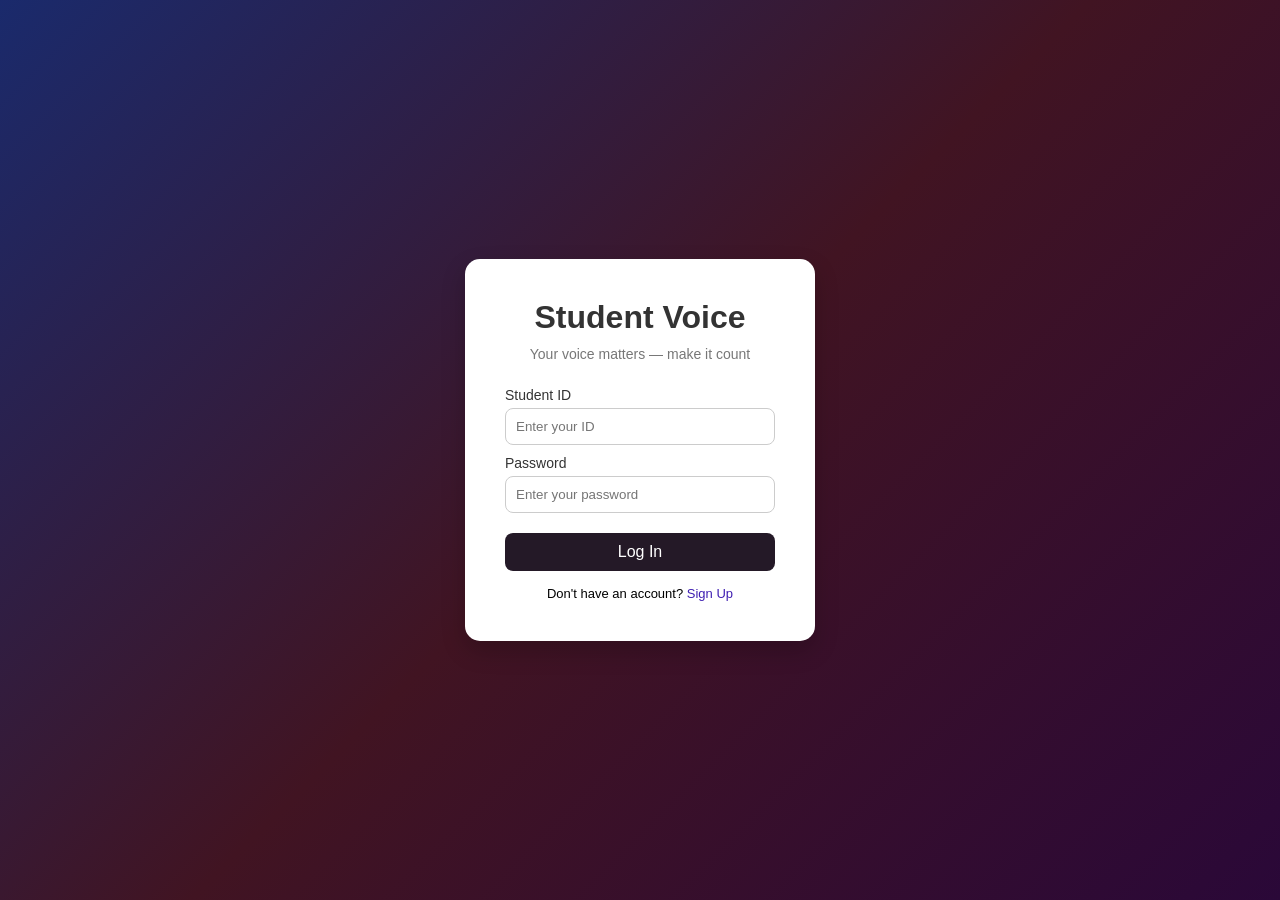
<file: index.html>
<!DOCTYPE html>
<html lang="en">
<head>
    <meta charset="UTF-8">
    <meta name="viewport" content="width=device-width, initial-scale=1.0">
    <title>Student Voice - Login</title>
    <link rel="stylesheet" href="style.css">
</head>
<script>
document.addEventListener("DOMContentLoaded", function() {
    const form = document.querySelector("form");

    form.addEventListener("submit", function(event) {
        event.preventDefault(); 
        const studentId = document.querySelector("input[type='text']").value;
        const password = document.querySelector("input[type='password']").value;
        if (studentId === "" || password === "") {
            alert("Please fill all fields");
        } else {
            alert("Login successful!");
            window.location.href = "vote.html";
        }
    });
});
</script>
<body class="login-page">

    <div class="container">
        <h1>Student Voice</h1>
        <p class="slogan">Your voice matters — make it count</p>

        <form>
            <label>Student ID</label>
            <input type="text" placeholder="Enter your ID" required>

            <label>Password</label>
            <input type="password" placeholder="Enter your password" required>

            <button type="submit">Log In</button>

            <p class="signup-text">
                Don't have an account? <a href="sign.html">Sign Up</a>
            </p>
        </form>
    </div>

</body>
</html>
</file>
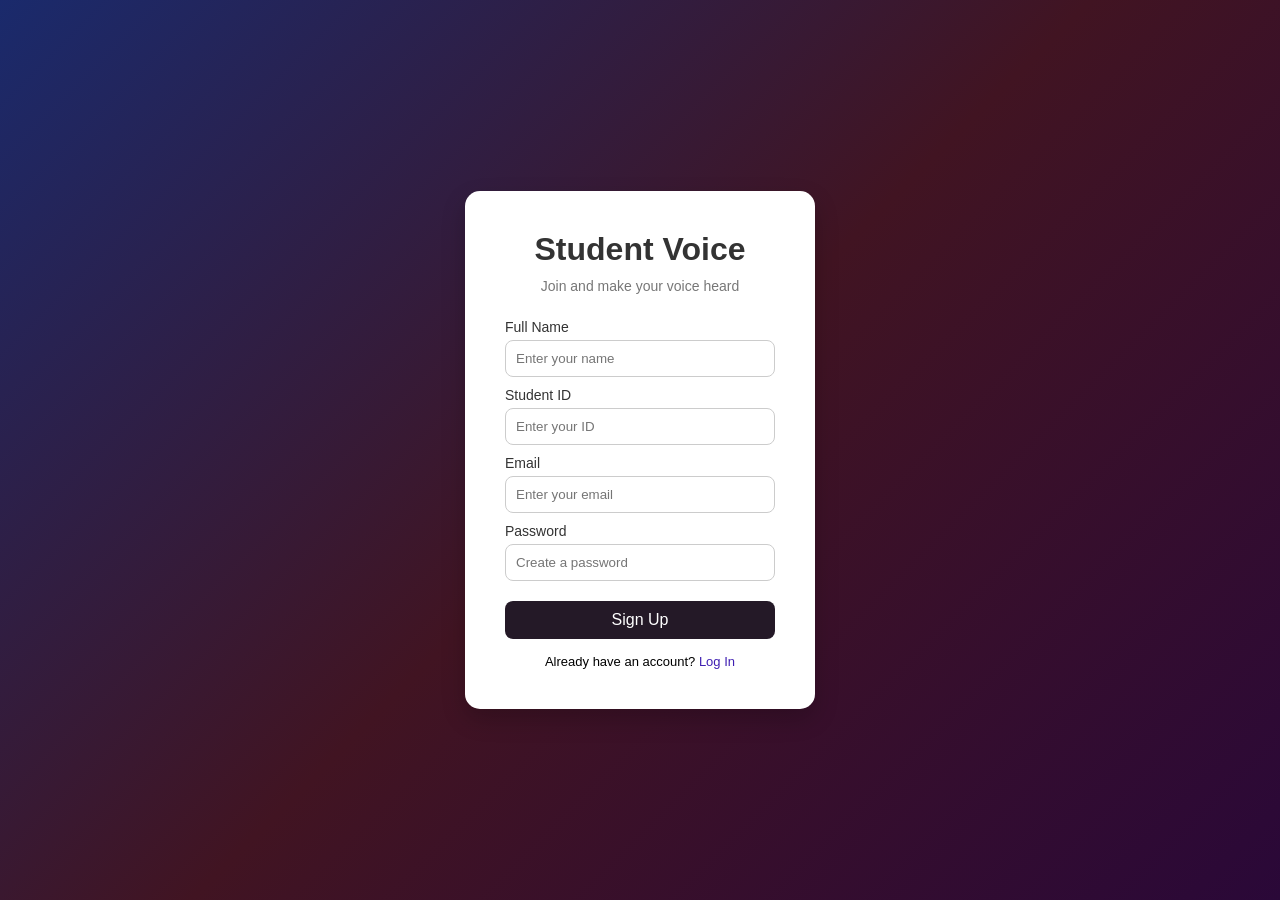
<file: sign.html>
<!DOCTYPE html>
<html lang="en">
<head>
    <meta charset="UTF-8">
    <meta name="viewport" content="width=device-width, initial-scale=1.0">
    <title>Student Voice - Sign Up</title>
    <link rel="stylesheet" href="style.css">
</head>
<script>
document.addEventListener("DOMContentLoaded", function() {
    const form = document.querySelector("form");

    form.addEventListener("submit", function(event) {
        event.preventDefault();
        window.location.href = "vote.html";
    });
});
</script>
<body class="login-page">

    <div class="container">
        <h1>Student Voice</h1>
        <p class="slogan">Join and make your voice heard</p>

        <form>
            <label>Full Name</label>
            <input type="text" placeholder="Enter your name" required>

            <label>Student ID</label>
            <input type="text" placeholder="Enter your ID" required>

            <label>Email</label>
            <input type="email" placeholder="Enter your email" required>

            <label>Password</label>
            <input type="password" placeholder="Create a password" required>

            <button type="submit">Sign Up</button>

            <p class="signup-text">
                Already have an account? <a href="index.html">Log In</a>
            </p>
        </form>
    </div>

</body>
</html>
</file>
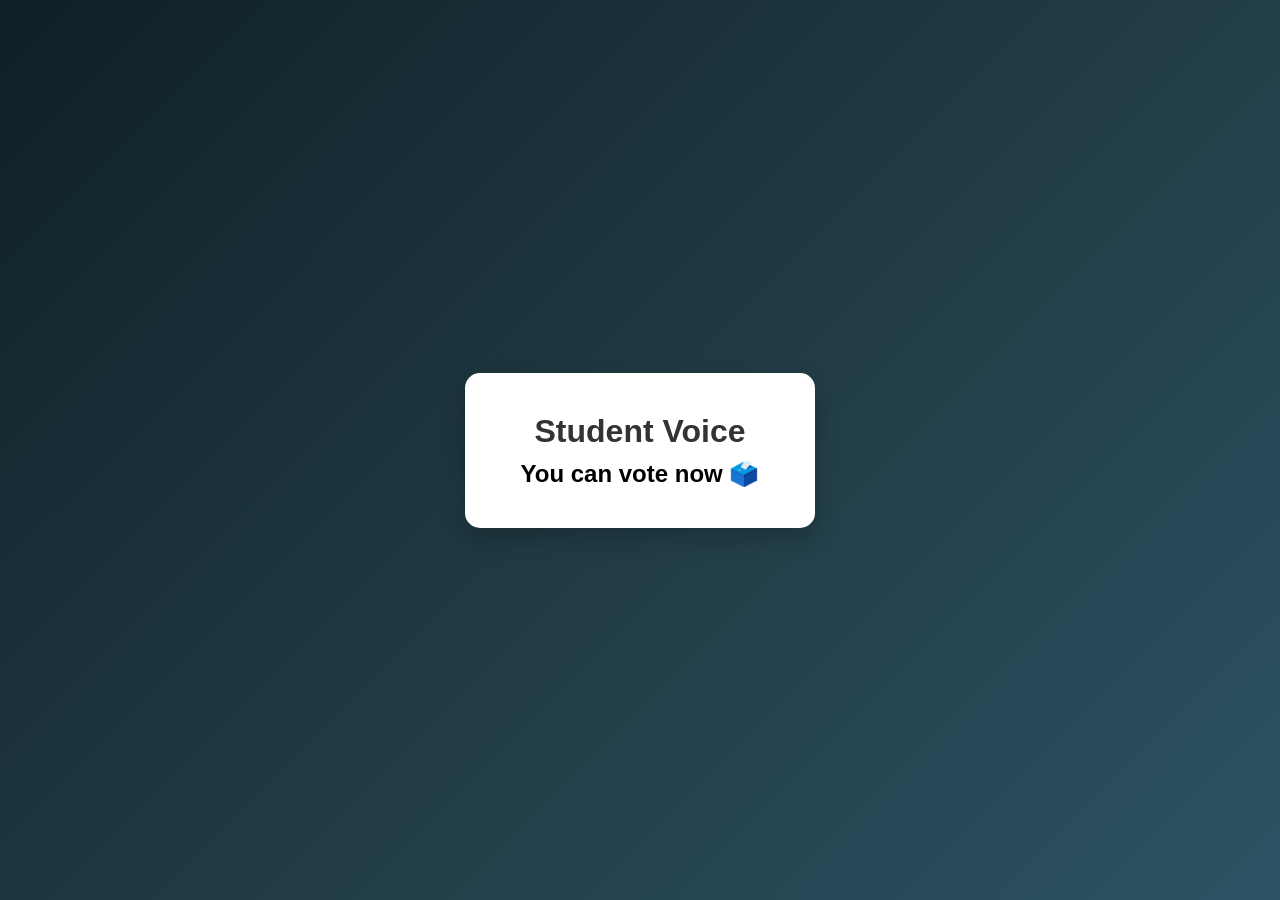
<file: vote.html>
<!DOCTYPE html>
<html lang="en">
<head>
    <meta charset="UTF-8">
    <meta name="viewport" content="width=device-width, initial-scale=1.0">
    <title>Student Voice - Vote</title>
    <link rel="stylesheet" href="style.css">
</head>
<body class="vote-page">

    <div class="container">
        <h1>Student Voice</h1>
        <h2>You can vote now 🗳️</h2>
    </div>

</body>
</html>
</file>
<file: style.css>
* {
    margin: 0;
    padding: 0;
    box-sizing: border-box;
}
.login-page {
    font-family: Arial, sans-serif;
    background: linear-gradient(135deg, #1a2a6c, #411422, #2a0838);
    height: 100vh;
    display: flex;
    justify-content: center;
    align-items: center;
     padding: 20px;
}
.container {
    background: white;
    padding: 40px;
    border-radius: 15px;
    width: 90%;
    max-width: 350px;
    text-align: center;
    box-shadow: 0 10px 25px rgba(0,0,0,0.2);
}
.container h1 {
    margin-bottom: 10px;
    color: #333;
}
.slogan {
    font-size: 14px;
    color: #777;
    margin-bottom: 25px;
}
form label {
    display: block;
    text-align: left;
    margin-top: 10px;
    font-size: 14px;
    color: #333;
}
form input {
    width: 100%;
    padding: 10px;
    margin-top: 5px;
    border-radius: 8px;
    border: 1px solid #ccc;
}
button {
    width: 100%;
    margin-top: 20px;
    padding: 10px;
    border: none;
    border-radius: 8px;
    background: #241927;
    color: white;
    font-size: 16px;
    cursor: pointer;
}
button:hover {
    background: #1f1220;
}
.signup-text {
    margin-top: 15px;
    font-size: 13px;
}
.signup-text a {
    color: #3f1fb2;
    text-decoration: none;
}
@media (max-width: 500px) {
    .container {
        padding: 25px;
    }

    .container h1 {
        font-size: 24px;
    }

    button {
        font-size: 14px;
    }
}
.vote-page {
    font-family: Arial, sans-serif;
    background: linear-gradient(135deg, #0f2027, #203a43, #2c5364);
    min-height: 100vh;
    display: flex;
    justify-content: center;
    align-items: center;
    padding: 20px;
}
</file>
